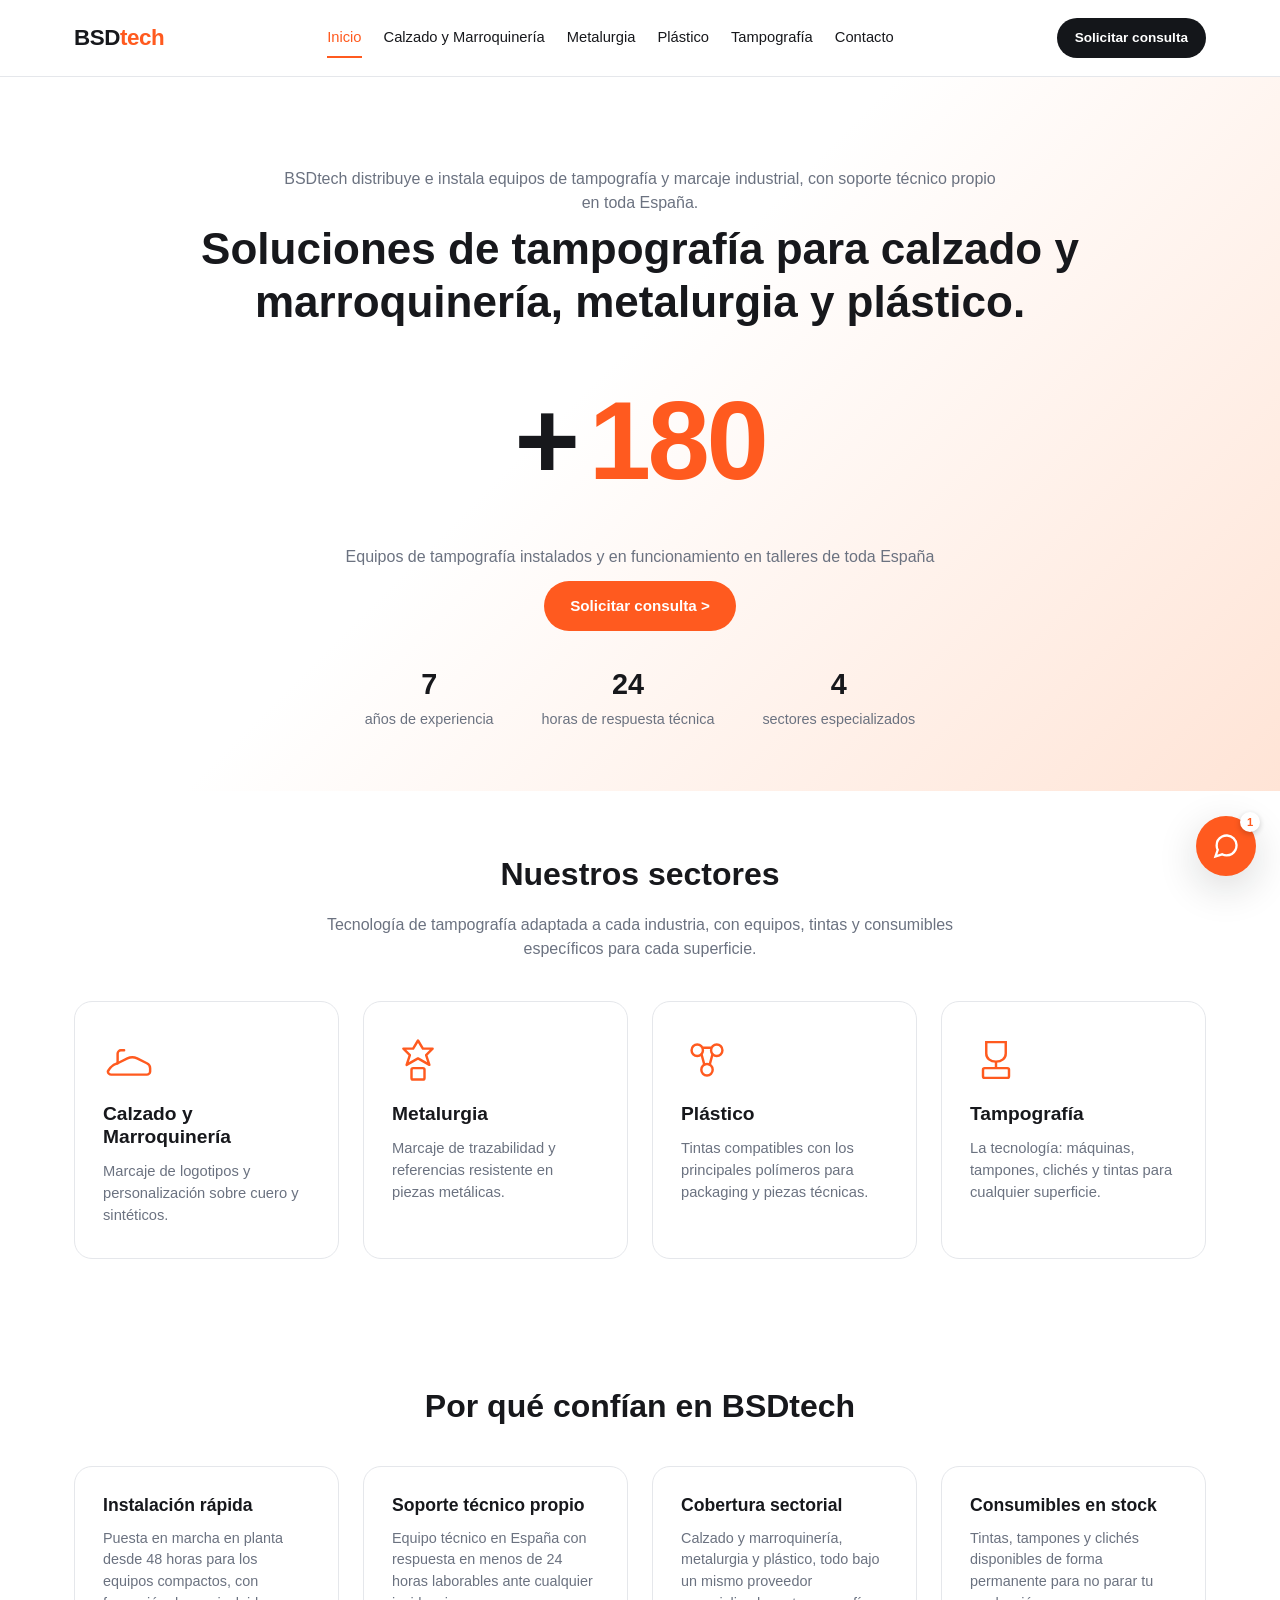
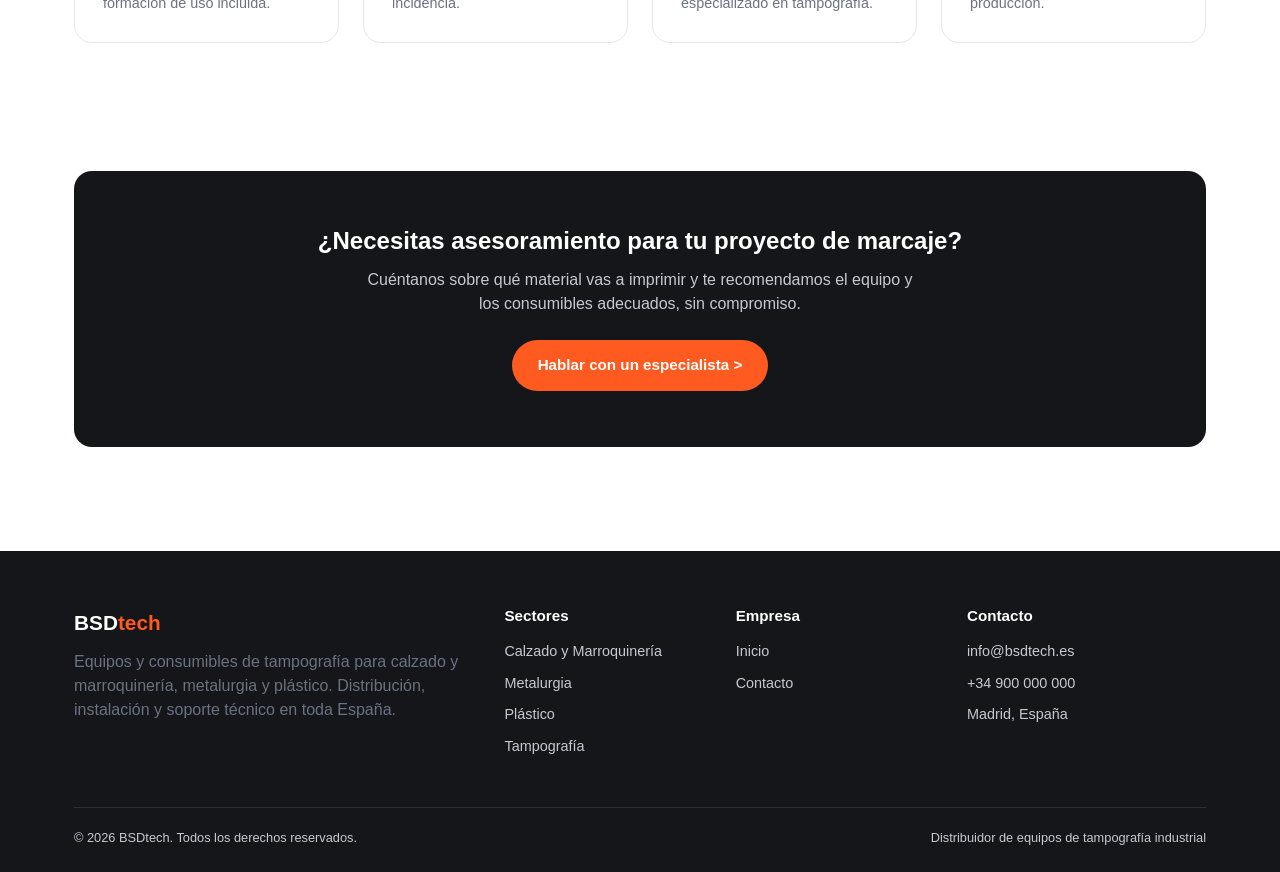
<file: index.html>
<!DOCTYPE html>
<html lang="es">
<head>
  <meta charset="UTF-8" />
  <meta name="viewport" content="width=device-width, initial-scale=1.0" />
  <title>BSDtech — Tampografía y marcaje industrial</title>
  <meta name="description" content="BSDtech distribuye e instala equipos de tampografía y marcaje industrial para calzado y marroquinería, metalurgia y plástico, con soporte técnico propio en España." />
  <link rel="icon" href="assets/favicon.svg" type="image/svg+xml" />
  <link rel="stylesheet" href="css/style.css" />
</head>
<body>

  <header class="site-header">
    <div class="container">
      <a class="logo" href="index.html">BSD<span>tech</span></a>
      <nav class="nav-menu">
        <a href="index.html" data-page="index.html">Inicio</a>
        <a href="calzado-marroquineria.html" data-page="calzado-marroquineria.html">Calzado y Marroquinería</a>
        <a href="metalurgia.html" data-page="metalurgia.html">Metalurgia</a>
        <a href="plastico.html" data-page="plastico.html">Plástico</a>
        <a href="tampografia.html" data-page="tampografia.html">Tampografía</a>
        <a href="contacto.html" data-page="contacto.html">Contacto</a>
      </nav>
      <div class="header-actions">
        <a class="btn btn-dark btn-small" href="contacto.html">Solicitar consulta</a>
        <button class="nav-toggle" aria-label="Abrir menú" aria-expanded="false">
          <span></span><span></span><span></span>
        </button>
      </div>
    </div>
  </header>

  <main>
    <section class="hero">
      <div class="container">
        <p class="hero-eyebrow">BSDtech distribuye e instala equipos de tampografía y marcaje industrial, con soporte técnico propio en toda España.</p>
        <h1>Soluciones de tampografía para calzado y marroquinería, metalurgia y plástico.</h1>
        <div class="hero-stats" aria-hidden="true">
          <span class="stat-no">+</span><span class="stat-num" data-counter="180">0</span>
        </div>
        <p>Equipos de tampografía instalados y en funcionamiento en talleres de toda España</p>
        <a class="btn btn-primary" href="contacto.html">Solicitar consulta &gt;</a>
        <div class="hero-substats">
          <div><strong data-counter="7">0</strong><span>años de experiencia</span></div>
          <div><strong data-counter="24">0</strong><span>horas de respuesta técnica</span></div>
          <div><strong data-counter="4">0</strong><span>sectores especializados</span></div>
        </div>
      </div>
    </section>

    <section>
      <div class="container">
        <h2 class="section-title">Nuestros sectores</h2>
        <p class="section-lead">Tecnología de tampografía adaptada a cada industria, con equipos, tintas y consumibles específicos para cada superficie.</p>
        <div class="sector-grid">
          <a class="sector-card" href="calzado-marroquineria.html">
            <svg class="sector-card-icon" viewBox="0 0 64 64" fill="none" xmlns="http://www.w3.org/2000/svg">
              <path d="M6 46 C6 46 10 38 18 36 L30 30 C34 28 38 28 42 30 L54 36 C56 37 58 39 58 42 V46 C58 48 56 50 54 50 H10 C8 50 6 48 6 46 Z" stroke="currentColor" stroke-width="3" stroke-linejoin="round"/>
              <path d="M18 36 V24 C18 22 20 20 22 20 H26" stroke="currentColor" stroke-width="3" stroke-linecap="round"/>
            </svg>
            <h3>Calzado y Marroquinería</h3>
            <p>Marcaje de logotipos y personalización sobre cuero y sintéticos.</p>
          </a>
          <a class="sector-card" href="metalurgia.html">
            <svg class="sector-card-icon" viewBox="0 0 64 64" fill="none" xmlns="http://www.w3.org/2000/svg">
              <path d="M32 8 L38 18 H50 L42 26 L46 38 L32 30 L18 38 L22 26 L14 18 H26 Z" stroke="currentColor" stroke-width="3" stroke-linejoin="round"/>
              <rect x="24" y="42" width="16" height="14" rx="2" stroke="currentColor" stroke-width="3"/>
            </svg>
            <h3>Metalurgia</h3>
            <p>Marcaje de trazabilidad y referencias resistente en piezas metálicas.</p>
          </a>
          <a class="sector-card" href="plastico.html">
            <svg class="sector-card-icon" viewBox="0 0 64 64" fill="none" xmlns="http://www.w3.org/2000/svg">
              <circle cx="20" cy="20" r="7" stroke="currentColor" stroke-width="3"/>
              <circle cx="44" cy="20" r="7" stroke="currentColor" stroke-width="3"/>
              <circle cx="32" cy="44" r="7" stroke="currentColor" stroke-width="3"/>
              <path d="M25 24 L29 39 M39 24 L35 39 M27 17 L37 17" stroke="currentColor" stroke-width="3"/>
            </svg>
            <h3>Plástico</h3>
            <p>Tintas compatibles con los principales polímeros para packaging y piezas técnicas.</p>
          </a>
          <a class="sector-card" href="tampografia.html">
            <svg class="sector-card-icon" viewBox="0 0 64 64" fill="none" xmlns="http://www.w3.org/2000/svg">
              <path d="M20 10 H44 V24 C44 30 39 34 32 34 C25 34 20 30 20 24 Z" stroke="currentColor" stroke-width="3"/>
              <rect x="16" y="42" width="32" height="12" rx="2" stroke="currentColor" stroke-width="3"/>
              <path d="M32 34 V42" stroke="currentColor" stroke-width="3"/>
            </svg>
            <h3>Tampografía</h3>
            <p>La tecnología: máquinas, tampones, clichés y tintas para cualquier superficie.</p>
          </a>
        </div>
      </div>
    </section>

    <section>
      <div class="container">
        <h2 class="section-title">Por qué confían en BSDtech</h2>
        <div class="feature-grid">
          <div class="feature-card">
            <h3>Instalación rápida</h3>
            <p>Puesta en marcha en planta desde 48 horas para los equipos compactos, con formación de uso incluida.</p>
          </div>
          <div class="feature-card">
            <h3>Soporte técnico propio</h3>
            <p>Equipo técnico en España con respuesta en menos de 24 horas laborables ante cualquier incidencia.</p>
          </div>
          <div class="feature-card">
            <h3>Cobertura sectorial</h3>
            <p>Calzado y marroquinería, metalurgia y plástico, todo bajo un mismo proveedor especializado en tampografía.</p>
          </div>
          <div class="feature-card">
            <h3>Consumibles en stock</h3>
            <p>Tintas, tampones y clichés disponibles de forma permanente para no parar tu producción.</p>
          </div>
        </div>
      </div>
    </section>

    <section>
      <div class="container">
        <div class="cta-banner">
          <h2>¿Necesitas asesoramiento para tu proyecto de marcaje?</h2>
          <p>Cuéntanos sobre qué material vas a imprimir y te recomendamos el equipo y los consumibles adecuados, sin compromiso.</p>
          <a class="btn btn-primary" href="contacto.html">Hablar con un especialista &gt;</a>
        </div>
      </div>
    </section>
  </main>

  <footer class="site-footer">
    <div class="container">
      <div class="footer-grid">
        <div>
          <div class="footer-logo">BSD<span>tech</span></div>
          <p>Equipos y consumibles de tampografía para calzado y marroquinería, metalurgia y plástico. Distribución, instalación y soporte técnico en toda España.</p>
        </div>
        <div>
          <h4>Sectores</h4>
          <ul>
            <li><a href="calzado-marroquineria.html">Calzado y Marroquinería</a></li>
            <li><a href="metalurgia.html">Metalurgia</a></li>
            <li><a href="plastico.html">Plástico</a></li>
            <li><a href="tampografia.html">Tampografía</a></li>
          </ul>
        </div>
        <div>
          <h4>Empresa</h4>
          <ul>
            <li><a href="index.html">Inicio</a></li>
            <li><a href="contacto.html">Contacto</a></li>
          </ul>
        </div>
        <div>
          <h4>Contacto</h4>
          <ul>
            <li>info@bsdtech.es</li>
            <li>+34 900 000 000</li>
            <li>Madrid, España</li>
          </ul>
        </div>
      </div>
      <div class="footer-bottom">
        <span>&copy; <span id="footer-year"></span> BSDtech. Todos los derechos reservados.</span>
        <span>Distribuidor de equipos de tampografía industrial</span>
      </div>
    </div>
  </footer>

  <div class="chat-widget" id="chat-widget">
    <button class="chat-bubble" aria-expanded="false" aria-label="Abrir chat">
      <svg viewBox="0 0 24 24" fill="none" stroke="currentColor" stroke-width="2"><path d="M21 11.5a8.38 8.38 0 0 1-.9 3.8 8.5 8.5 0 0 1-7.6 4.7 8.38 8.38 0 0 1-3.8-.9L3 21l1.9-5.7a8.38 8.38 0 0 1-.9-3.8 8.5 8.5 0 0 1 4.7-7.6 8.38 8.38 0 0 1 3.8-.9h.5a8.48 8.48 0 0 1 8 8v.5z"/></svg>
      <span class="chat-badge">1</span>
    </button>
    <div class="chat-panel">
      <div class="chat-panel-header">
        <div>
          <strong>BSDtech</strong>
          <span>¡Estamos a su disposición para ayudarle!</span>
        </div>
        <button class="chat-close" aria-label="Cerrar chat">&times;</button>
      </div>
      <div class="chat-messages">
        <div class="chat-msg chat-msg-bot">Hola, bienvenido a BSDtech. ¿En qué podemos ayudarte hoy?</div>
      </div>
      <div class="chat-quick-replies">
        <button class="chat-quick-reply">Precio</button>
        <button class="chat-quick-reply">Calzado</button>
        <button class="chat-quick-reply">Metalurgia</button>
      </div>
      <form class="chat-form">
        <input class="chat-input" type="text" placeholder="Escribe tu mensaje..." aria-label="Mensaje" />
        <button type="submit">Enviar</button>
      </form>
    </div>
  </div>

  <script src="js/main.js"></script>
</body>
</html>
</file>
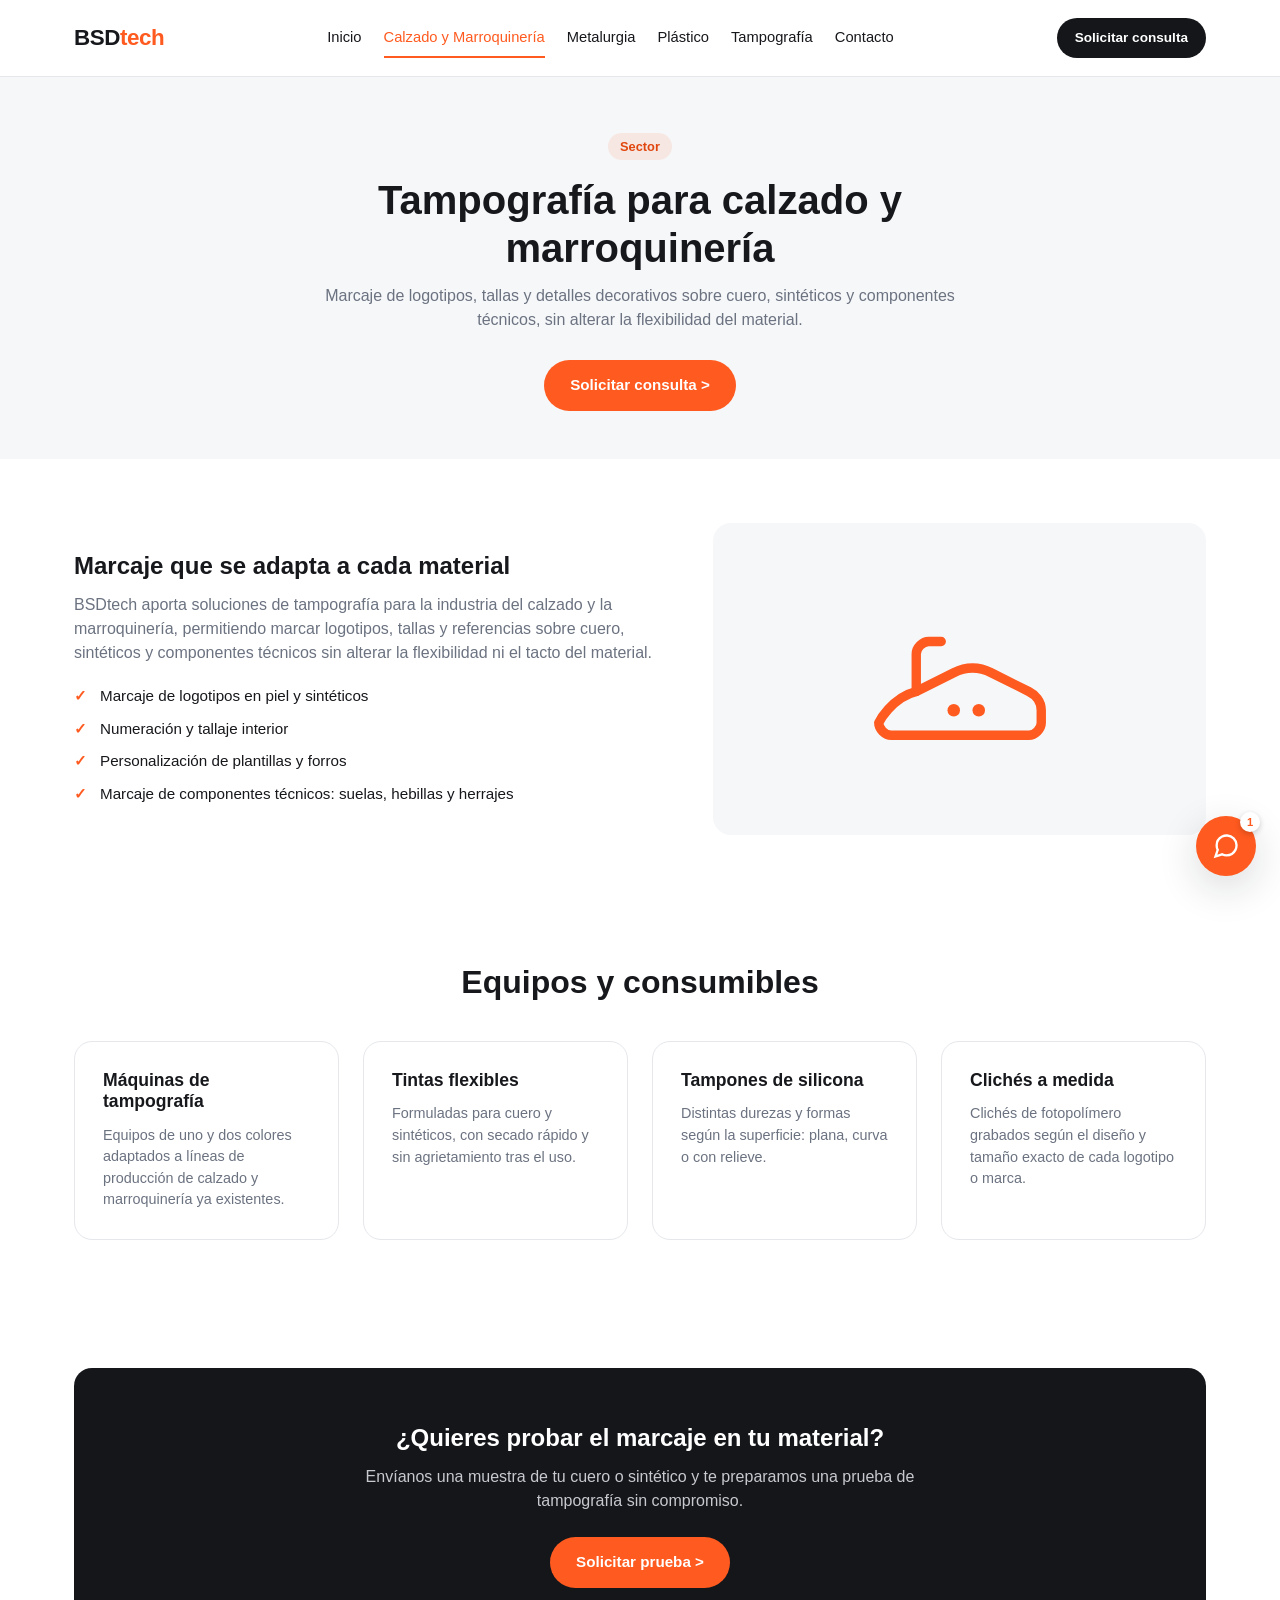
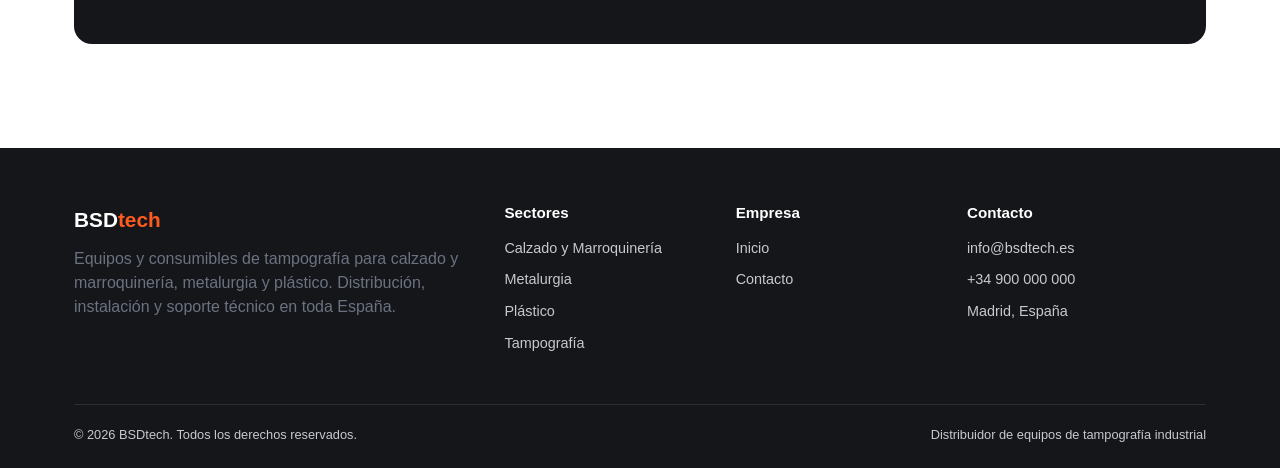
<file: calzado-marroquineria.html>
<!DOCTYPE html>
<html lang="es">
<head>
  <meta charset="UTF-8" />
  <meta name="viewport" content="width=device-width, initial-scale=1.0" />
  <title>Calzado y Marroquinería — BSDtech</title>
  <meta name="description" content="Soluciones de tampografía para calzado y marroquinería: marcaje de logotipos, tallas y personalización sobre cuero y sintéticos." />
  <link rel="icon" href="assets/favicon.svg" type="image/svg+xml" />
  <link rel="stylesheet" href="css/style.css" />
</head>
<body>

  <header class="site-header">
    <div class="container">
      <a class="logo" href="index.html">BSD<span>tech</span></a>
      <nav class="nav-menu">
        <a href="index.html" data-page="index.html">Inicio</a>
        <a href="calzado-marroquineria.html" data-page="calzado-marroquineria.html">Calzado y Marroquinería</a>
        <a href="metalurgia.html" data-page="metalurgia.html">Metalurgia</a>
        <a href="plastico.html" data-page="plastico.html">Plástico</a>
        <a href="tampografia.html" data-page="tampografia.html">Tampografía</a>
        <a href="contacto.html" data-page="contacto.html">Contacto</a>
      </nav>
      <div class="header-actions">
        <a class="btn btn-dark btn-small" href="contacto.html">Solicitar consulta</a>
        <button class="nav-toggle" aria-label="Abrir menú" aria-expanded="false">
          <span></span><span></span><span></span>
        </button>
      </div>
    </div>
  </header>

  <main>

    <section class="page-header">
      <div class="container">
        <span class="tag">Sector</span>
        <h1>Tampografía para calzado y marroquinería</h1>
        <p class="lead">Marcaje de logotipos, tallas y detalles decorativos sobre cuero, sintéticos y componentes técnicos, sin alterar la flexibilidad del material.</p>
        <a class="btn btn-primary" href="contacto.html?sector=calzado-marroquineria">Solicitar consulta &gt;</a>
      </div>
    </section>

    <section>
      <div class="container sector-intro">
        <div class="sector-intro-text">
          <h2>Marcaje que se adapta a cada material</h2>
          <p>BSDtech aporta soluciones de tampografía para la industria del calzado y la marroquinería, permitiendo marcar logotipos, tallas y referencias sobre cuero, sintéticos y componentes técnicos sin alterar la flexibilidad ni el tacto del material.</p>
          <ul>
            <li>Marcaje de logotipos en piel y sintéticos</li>
            <li>Numeración y tallaje interior</li>
            <li>Personalización de plantillas y forros</li>
            <li>Marcaje de componentes técnicos: suelas, hebillas y herrajes</li>
          </ul>
        </div>
        <div class="sector-intro-visual">
          <svg class="sector-icon" viewBox="0 0 64 64" fill="none" xmlns="http://www.w3.org/2000/svg">
            <path d="M6 46 C6 46 10 38 18 36 L30 30 C34 28 38 28 42 30 L54 36 C56 37 58 39 58 42 V46 C58 48 56 50 54 50 H10 C8 50 6 48 6 46 Z" stroke="currentColor" stroke-width="3" stroke-linejoin="round"/>
            <path d="M18 36 V24 C18 22 20 20 22 20 H26" stroke="currentColor" stroke-width="3" stroke-linecap="round"/>
            <circle cx="30" cy="42" r="2" fill="currentColor"/>
            <circle cx="38" cy="42" r="2" fill="currentColor"/>
          </svg>
        </div>
      </div>
    </section>

    <section>
      <div class="container">
        <h2 class="section-title">Equipos y consumibles</h2>
        <div class="feature-grid">
          <div class="feature-card">
            <h3>Máquinas de tampografía</h3>
            <p>Equipos de uno y dos colores adaptados a líneas de producción de calzado y marroquinería ya existentes.</p>
          </div>
          <div class="feature-card">
            <h3>Tintas flexibles</h3>
            <p>Formuladas para cuero y sintéticos, con secado rápido y sin agrietamiento tras el uso.</p>
          </div>
          <div class="feature-card">
            <h3>Tampones de silicona</h3>
            <p>Distintas durezas y formas según la superficie: plana, curva o con relieve.</p>
          </div>
          <div class="feature-card">
            <h3>Clichés a medida</h3>
            <p>Clichés de fotopolímero grabados según el diseño y tamaño exacto de cada logotipo o marca.</p>
          </div>
        </div>
      </div>
    </section>

    <section>
      <div class="container">
        <div class="cta-banner">
          <h2>¿Quieres probar el marcaje en tu material?</h2>
          <p>Envíanos una muestra de tu cuero o sintético y te preparamos una prueba de tampografía sin compromiso.</p>
          <a class="btn btn-primary" href="contacto.html?sector=calzado-marroquineria">Solicitar prueba &gt;</a>
        </div>
      </div>
    </section>

  </main>

  <footer class="site-footer">
    <div class="container">
      <div class="footer-grid">
        <div>
          <div class="footer-logo">BSD<span>tech</span></div>
          <p>Equipos y consumibles de tampografía para calzado y marroquinería, metalurgia y plástico. Distribución, instalación y soporte técnico en toda España.</p>
        </div>
        <div>
          <h4>Sectores</h4>
          <ul>
            <li><a href="calzado-marroquineria.html">Calzado y Marroquinería</a></li>
            <li><a href="metalurgia.html">Metalurgia</a></li>
            <li><a href="plastico.html">Plástico</a></li>
            <li><a href="tampografia.html">Tampografía</a></li>
          </ul>
        </div>
        <div>
          <h4>Empresa</h4>
          <ul>
            <li><a href="index.html">Inicio</a></li>
            <li><a href="contacto.html">Contacto</a></li>
          </ul>
        </div>
        <div>
          <h4>Contacto</h4>
          <ul>
            <li>info@bsdtech.es</li>
            <li>+34 900 000 000</li>
            <li>Madrid, España</li>
          </ul>
        </div>
      </div>
      <div class="footer-bottom">
        <span>&copy; <span id="footer-year"></span> BSDtech. Todos los derechos reservados.</span>
        <span>Distribuidor de equipos de tampografía industrial</span>
      </div>
    </div>
  </footer>

  <div class="chat-widget" id="chat-widget">
    <button class="chat-bubble" aria-expanded="false" aria-label="Abrir chat">
      <svg viewBox="0 0 24 24" fill="none" stroke="currentColor" stroke-width="2"><path d="M21 11.5a8.38 8.38 0 0 1-.9 3.8 8.5 8.5 0 0 1-7.6 4.7 8.38 8.38 0 0 1-3.8-.9L3 21l1.9-5.7a8.38 8.38 0 0 1-.9-3.8 8.5 8.5 0 0 1 4.7-7.6 8.38 8.38 0 0 1 3.8-.9h.5a8.48 8.48 0 0 1 8 8v.5z"/></svg>
      <span class="chat-badge">1</span>
    </button>
    <div class="chat-panel">
      <div class="chat-panel-header">
        <div>
          <strong>BSDtech</strong>
          <span>¡Estamos a su disposición para ayudarle!</span>
        </div>
        <button class="chat-close" aria-label="Cerrar chat">&times;</button>
      </div>
      <div class="chat-messages">
        <div class="chat-msg chat-msg-bot">Hola, bienvenido a BSDtech. ¿En qué podemos ayudarte hoy?</div>
      </div>
      <div class="chat-quick-replies">
        <button class="chat-quick-reply">Precio</button>
        <button class="chat-quick-reply">Calzado</button>
        <button class="chat-quick-reply">Tampografía</button>
      </div>
      <form class="chat-form">
        <input class="chat-input" type="text" placeholder="Escribe tu mensaje..." aria-label="Mensaje" />
        <button type="submit">Enviar</button>
      </form>
    </div>
  </div>

  <script src="js/main.js"></script>
</body>
</html>
</file>
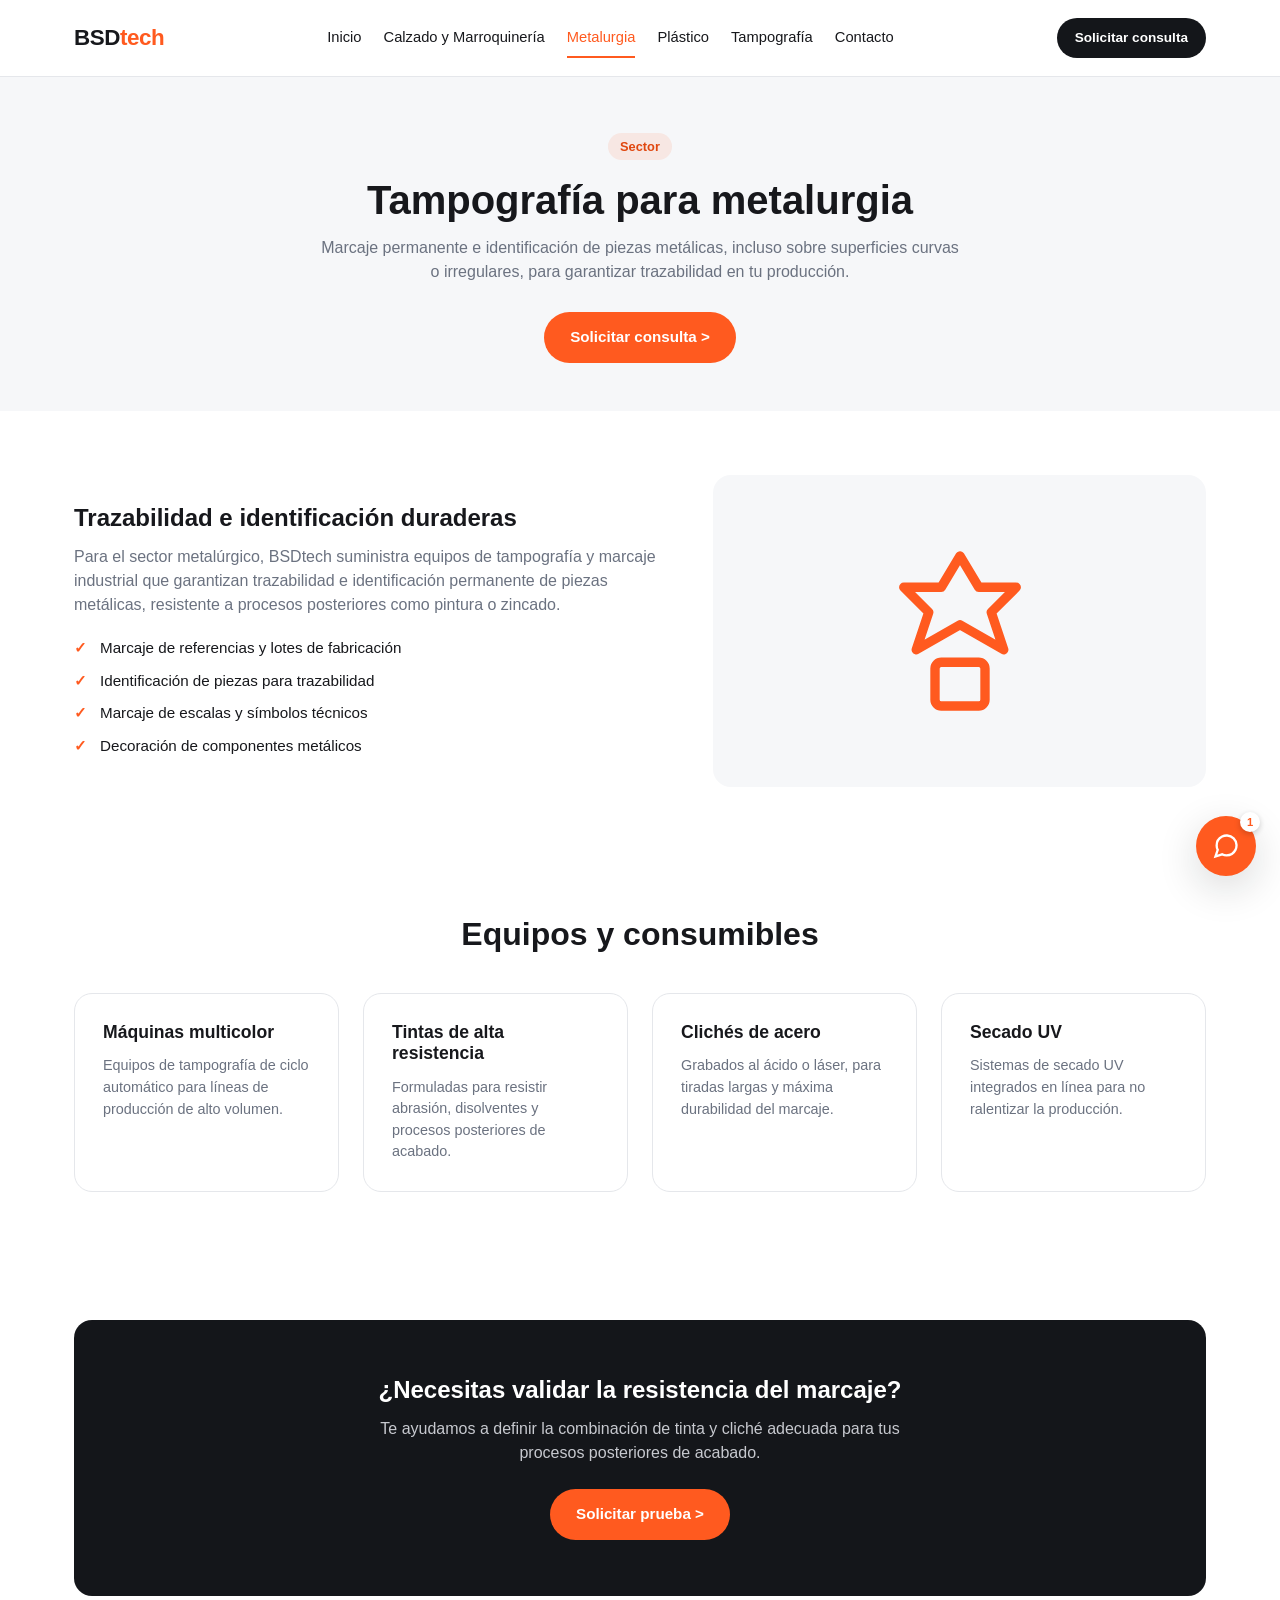
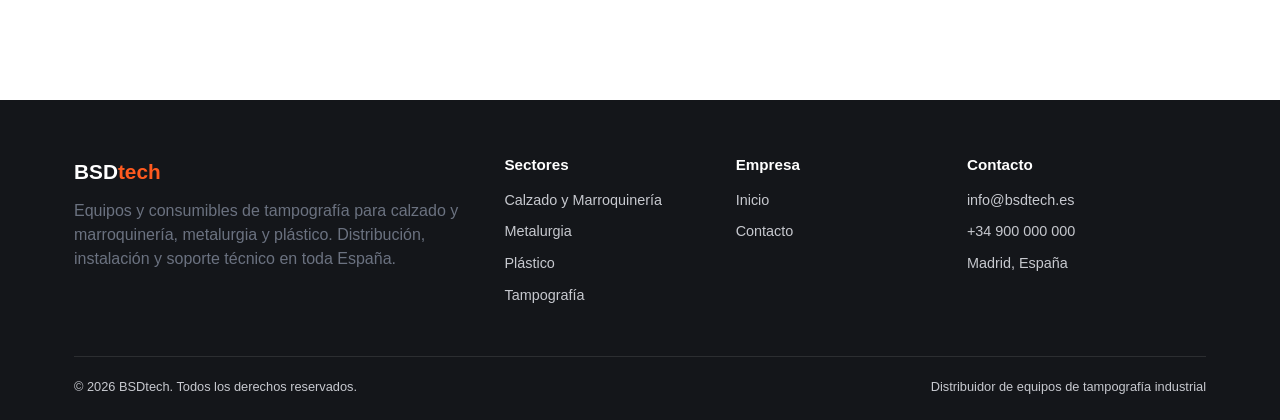
<file: metalurgia.html>
<!DOCTYPE html>
<html lang="es">
<head>
  <meta charset="UTF-8" />
  <meta name="viewport" content="width=device-width, initial-scale=1.0" />
  <title>Metalurgia — BSDtech</title>
  <meta name="description" content="Soluciones de tampografía para metalurgia: marcaje de trazabilidad, referencias y símbolos técnicos resistentes sobre piezas metálicas." />
  <link rel="icon" href="assets/favicon.svg" type="image/svg+xml" />
  <link rel="stylesheet" href="css/style.css" />
</head>
<body>

  <header class="site-header">
    <div class="container">
      <a class="logo" href="index.html">BSD<span>tech</span></a>
      <nav class="nav-menu">
        <a href="index.html" data-page="index.html">Inicio</a>
        <a href="calzado-marroquineria.html" data-page="calzado-marroquineria.html">Calzado y Marroquinería</a>
        <a href="metalurgia.html" data-page="metalurgia.html">Metalurgia</a>
        <a href="plastico.html" data-page="plastico.html">Plástico</a>
        <a href="tampografia.html" data-page="tampografia.html">Tampografía</a>
        <a href="contacto.html" data-page="contacto.html">Contacto</a>
      </nav>
      <div class="header-actions">
        <a class="btn btn-dark btn-small" href="contacto.html">Solicitar consulta</a>
        <button class="nav-toggle" aria-label="Abrir menú" aria-expanded="false">
          <span></span><span></span><span></span>
        </button>
      </div>
    </div>
  </header>

  <main>

    <section class="page-header">
      <div class="container">
        <span class="tag">Sector</span>
        <h1>Tampografía para metalurgia</h1>
        <p class="lead">Marcaje permanente e identificación de piezas metálicas, incluso sobre superficies curvas o irregulares, para garantizar trazabilidad en tu producción.</p>
        <a class="btn btn-primary" href="contacto.html?sector=metalurgia">Solicitar consulta &gt;</a>
      </div>
    </section>

    <section>
      <div class="container sector-intro">
        <div class="sector-intro-text">
          <h2>Trazabilidad e identificación duraderas</h2>
          <p>Para el sector metalúrgico, BSDtech suministra equipos de tampografía y marcaje industrial que garantizan trazabilidad e identificación permanente de piezas metálicas, resistente a procesos posteriores como pintura o zincado.</p>
          <ul>
            <li>Marcaje de referencias y lotes de fabricación</li>
            <li>Identificación de piezas para trazabilidad</li>
            <li>Marcaje de escalas y símbolos técnicos</li>
            <li>Decoración de componentes metálicos</li>
          </ul>
        </div>
        <div class="sector-intro-visual">
          <svg class="sector-icon" viewBox="0 0 64 64" fill="none" xmlns="http://www.w3.org/2000/svg">
            <path d="M32 8 L38 18 H50 L42 26 L46 38 L32 30 L18 38 L22 26 L14 18 H26 Z" stroke="currentColor" stroke-width="3" stroke-linejoin="round"/>
            <rect x="24" y="42" width="16" height="14" rx="2" stroke="currentColor" stroke-width="3"/>
          </svg>
        </div>
      </div>
    </section>

    <section>
      <div class="container">
        <h2 class="section-title">Equipos y consumibles</h2>
        <div class="feature-grid">
          <div class="feature-card">
            <h3>Máquinas multicolor</h3>
            <p>Equipos de tampografía de ciclo automático para líneas de producción de alto volumen.</p>
          </div>
          <div class="feature-card">
            <h3>Tintas de alta resistencia</h3>
            <p>Formuladas para resistir abrasión, disolventes y procesos posteriores de acabado.</p>
          </div>
          <div class="feature-card">
            <h3>Clichés de acero</h3>
            <p>Grabados al ácido o láser, para tiradas largas y máxima durabilidad del marcaje.</p>
          </div>
          <div class="feature-card">
            <h3>Secado UV</h3>
            <p>Sistemas de secado UV integrados en línea para no ralentizar la producción.</p>
          </div>
        </div>
      </div>
    </section>

    <section>
      <div class="container">
        <div class="cta-banner">
          <h2>¿Necesitas validar la resistencia del marcaje?</h2>
          <p>Te ayudamos a definir la combinación de tinta y cliché adecuada para tus procesos posteriores de acabado.</p>
          <a class="btn btn-primary" href="contacto.html?sector=metalurgia">Solicitar prueba &gt;</a>
        </div>
      </div>
    </section>

  </main>

  <footer class="site-footer">
    <div class="container">
      <div class="footer-grid">
        <div>
          <div class="footer-logo">BSD<span>tech</span></div>
          <p>Equipos y consumibles de tampografía para calzado y marroquinería, metalurgia y plástico. Distribución, instalación y soporte técnico en toda España.</p>
        </div>
        <div>
          <h4>Sectores</h4>
          <ul>
            <li><a href="calzado-marroquineria.html">Calzado y Marroquinería</a></li>
            <li><a href="metalurgia.html">Metalurgia</a></li>
            <li><a href="plastico.html">Plástico</a></li>
            <li><a href="tampografia.html">Tampografía</a></li>
          </ul>
        </div>
        <div>
          <h4>Empresa</h4>
          <ul>
            <li><a href="index.html">Inicio</a></li>
            <li><a href="contacto.html">Contacto</a></li>
          </ul>
        </div>
        <div>
          <h4>Contacto</h4>
          <ul>
            <li>info@bsdtech.es</li>
            <li>+34 900 000 000</li>
            <li>Madrid, España</li>
          </ul>
        </div>
      </div>
      <div class="footer-bottom">
        <span>&copy; <span id="footer-year"></span> BSDtech. Todos los derechos reservados.</span>
        <span>Distribuidor de equipos de tampografía industrial</span>
      </div>
    </div>
  </footer>

  <div class="chat-widget" id="chat-widget">
    <button class="chat-bubble" aria-expanded="false" aria-label="Abrir chat">
      <svg viewBox="0 0 24 24" fill="none" stroke="currentColor" stroke-width="2"><path d="M21 11.5a8.38 8.38 0 0 1-.9 3.8 8.5 8.5 0 0 1-7.6 4.7 8.38 8.38 0 0 1-3.8-.9L3 21l1.9-5.7a8.38 8.38 0 0 1-.9-3.8 8.5 8.5 0 0 1 4.7-7.6 8.38 8.38 0 0 1 3.8-.9h.5a8.48 8.48 0 0 1 8 8v.5z"/></svg>
      <span class="chat-badge">1</span>
    </button>
    <div class="chat-panel">
      <div class="chat-panel-header">
        <div>
          <strong>BSDtech</strong>
          <span>¡Estamos a su disposición para ayudarle!</span>
        </div>
        <button class="chat-close" aria-label="Cerrar chat">&times;</button>
      </div>
      <div class="chat-messages">
        <div class="chat-msg chat-msg-bot">Hola, bienvenido a BSDtech. ¿En qué podemos ayudarte hoy?</div>
      </div>
      <div class="chat-quick-replies">
        <button class="chat-quick-reply">Precio</button>
        <button class="chat-quick-reply">Metalurgia</button>
        <button class="chat-quick-reply">Tampografía</button>
      </div>
      <form class="chat-form">
        <input class="chat-input" type="text" placeholder="Escribe tu mensaje..." aria-label="Mensaje" />
        <button type="submit">Enviar</button>
      </form>
    </div>
  </div>

  <script src="js/main.js"></script>
</body>
</html>
</file>
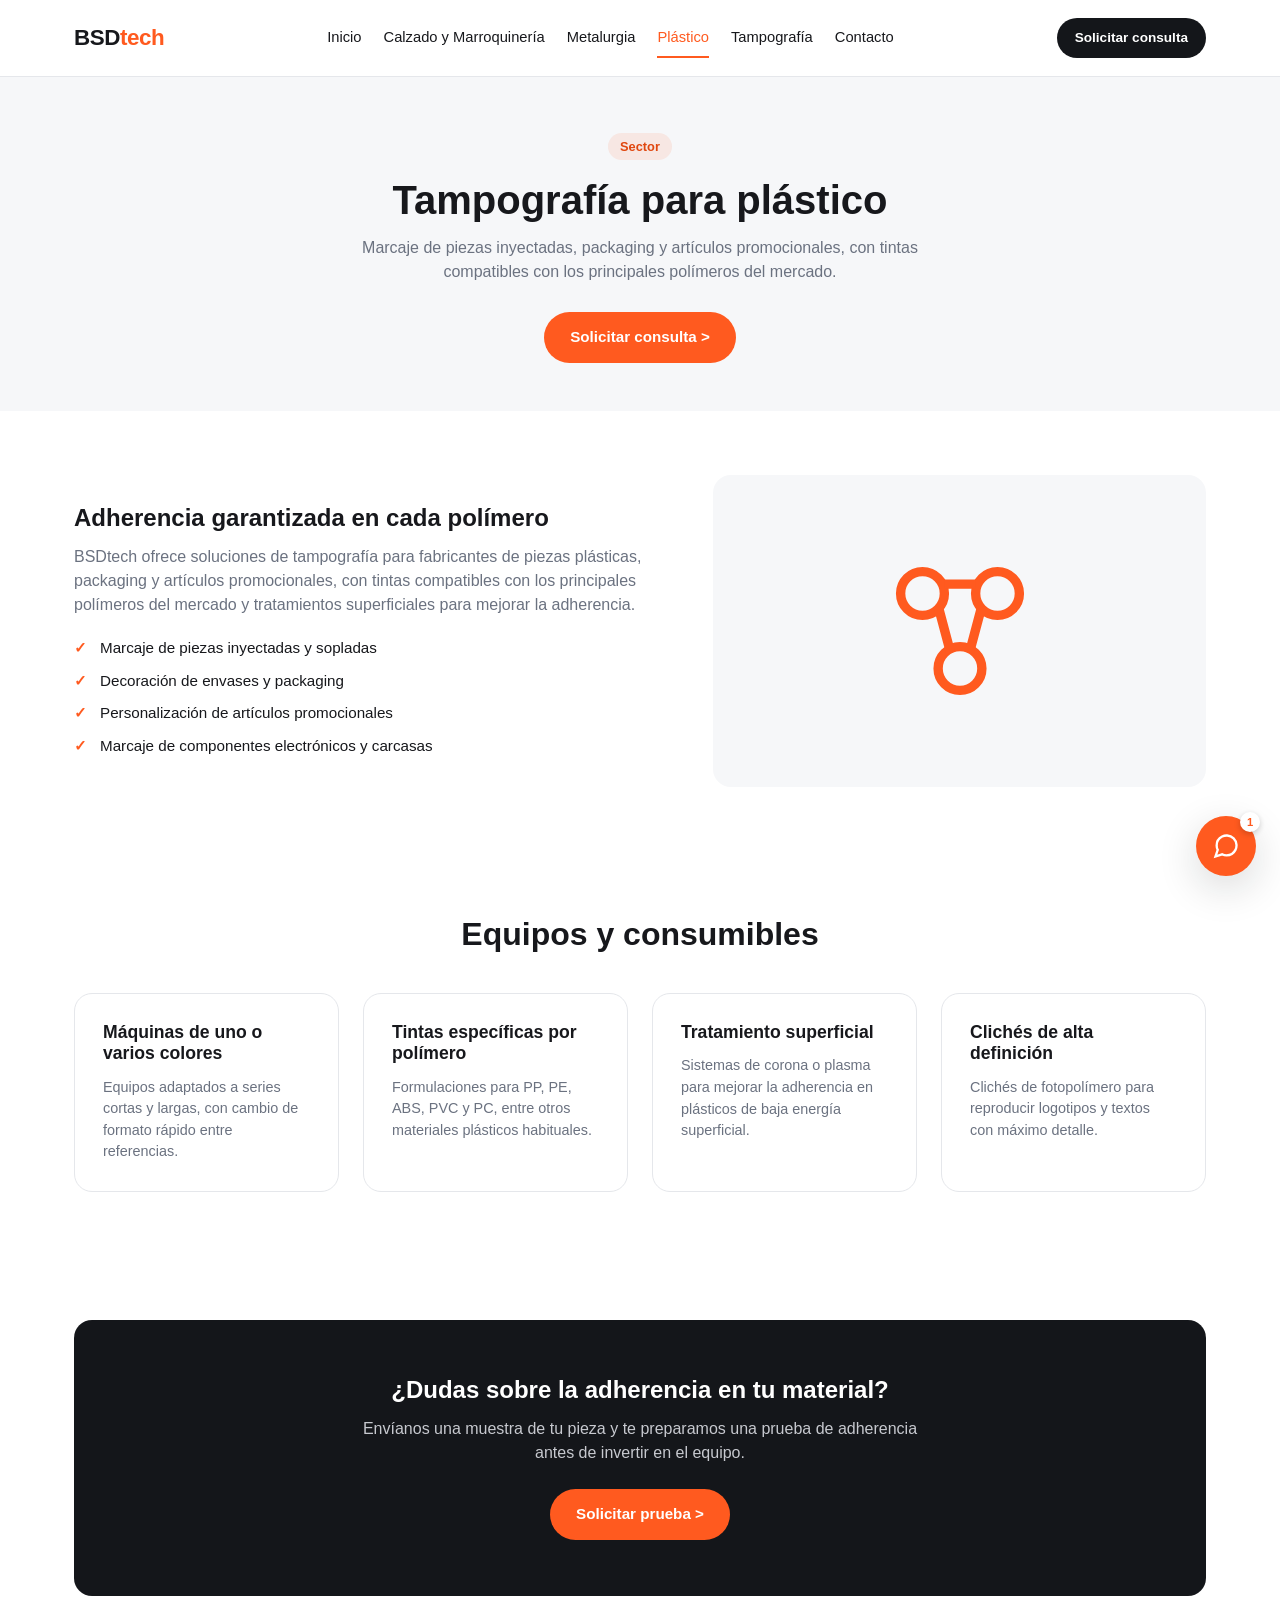
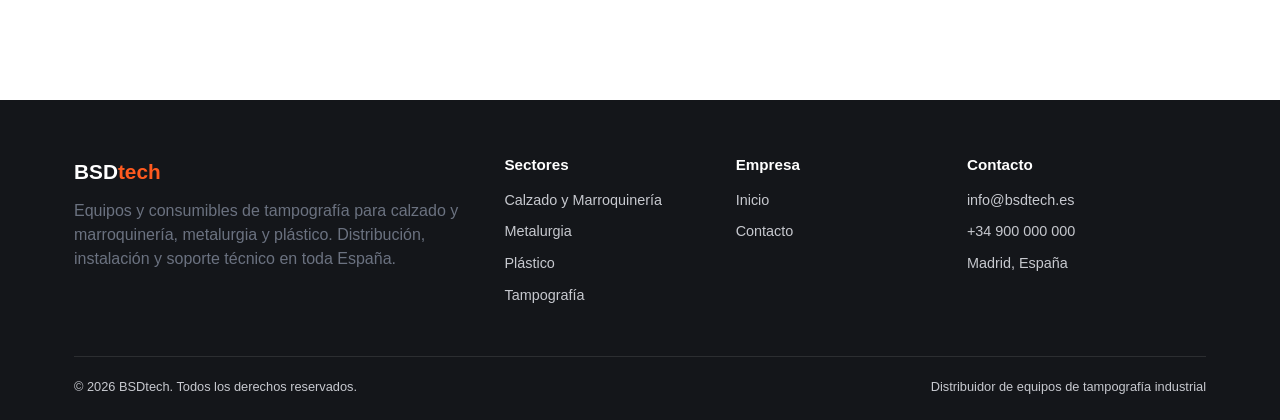
<file: plastico.html>
<!DOCTYPE html>
<html lang="es">
<head>
  <meta charset="UTF-8" />
  <meta name="viewport" content="width=device-width, initial-scale=1.0" />
  <title>Plástico — BSDtech</title>
  <meta name="description" content="Soluciones de tampografía para plástico: marcaje de piezas inyectadas, packaging y artículos promocionales con tintas compatibles con los principales polímeros." />
  <link rel="icon" href="assets/favicon.svg" type="image/svg+xml" />
  <link rel="stylesheet" href="css/style.css" />
</head>
<body>

  <header class="site-header">
    <div class="container">
      <a class="logo" href="index.html">BSD<span>tech</span></a>
      <nav class="nav-menu">
        <a href="index.html" data-page="index.html">Inicio</a>
        <a href="calzado-marroquineria.html" data-page="calzado-marroquineria.html">Calzado y Marroquinería</a>
        <a href="metalurgia.html" data-page="metalurgia.html">Metalurgia</a>
        <a href="plastico.html" data-page="plastico.html">Plástico</a>
        <a href="tampografia.html" data-page="tampografia.html">Tampografía</a>
        <a href="contacto.html" data-page="contacto.html">Contacto</a>
      </nav>
      <div class="header-actions">
        <a class="btn btn-dark btn-small" href="contacto.html">Solicitar consulta</a>
        <button class="nav-toggle" aria-label="Abrir menú" aria-expanded="false">
          <span></span><span></span><span></span>
        </button>
      </div>
    </div>
  </header>

  <main>

    <section class="page-header">
      <div class="container">
        <span class="tag">Sector</span>
        <h1>Tampografía para plástico</h1>
        <p class="lead">Marcaje de piezas inyectadas, packaging y artículos promocionales, con tintas compatibles con los principales polímeros del mercado.</p>
        <a class="btn btn-primary" href="contacto.html?sector=plastico">Solicitar consulta &gt;</a>
      </div>
    </section>

    <section>
      <div class="container sector-intro">
        <div class="sector-intro-text">
          <h2>Adherencia garantizada en cada polímero</h2>
          <p>BSDtech ofrece soluciones de tampografía para fabricantes de piezas plásticas, packaging y artículos promocionales, con tintas compatibles con los principales polímeros del mercado y tratamientos superficiales para mejorar la adherencia.</p>
          <ul>
            <li>Marcaje de piezas inyectadas y sopladas</li>
            <li>Decoración de envases y packaging</li>
            <li>Personalización de artículos promocionales</li>
            <li>Marcaje de componentes electrónicos y carcasas</li>
          </ul>
        </div>
        <div class="sector-intro-visual">
          <svg class="sector-icon" viewBox="0 0 64 64" fill="none" xmlns="http://www.w3.org/2000/svg">
            <circle cx="20" cy="20" r="7" stroke="currentColor" stroke-width="3"/>
            <circle cx="44" cy="20" r="7" stroke="currentColor" stroke-width="3"/>
            <circle cx="32" cy="44" r="7" stroke="currentColor" stroke-width="3"/>
            <path d="M25 24 L29 39 M39 24 L35 39 M27 17 L37 17" stroke="currentColor" stroke-width="3"/>
          </svg>
        </div>
      </div>
    </section>

    <section>
      <div class="container">
        <h2 class="section-title">Equipos y consumibles</h2>
        <div class="feature-grid">
          <div class="feature-card">
            <h3>Máquinas de uno o varios colores</h3>
            <p>Equipos adaptados a series cortas y largas, con cambio de formato rápido entre referencias.</p>
          </div>
          <div class="feature-card">
            <h3>Tintas específicas por polímero</h3>
            <p>Formulaciones para PP, PE, ABS, PVC y PC, entre otros materiales plásticos habituales.</p>
          </div>
          <div class="feature-card">
            <h3>Tratamiento superficial</h3>
            <p>Sistemas de corona o plasma para mejorar la adherencia en plásticos de baja energía superficial.</p>
          </div>
          <div class="feature-card">
            <h3>Clichés de alta definición</h3>
            <p>Clichés de fotopolímero para reproducir logotipos y textos con máximo detalle.</p>
          </div>
        </div>
      </div>
    </section>

    <section>
      <div class="container">
        <div class="cta-banner">
          <h2>¿Dudas sobre la adherencia en tu material?</h2>
          <p>Envíanos una muestra de tu pieza y te preparamos una prueba de adherencia antes de invertir en el equipo.</p>
          <a class="btn btn-primary" href="contacto.html?sector=plastico">Solicitar prueba &gt;</a>
        </div>
      </div>
    </section>

  </main>

  <footer class="site-footer">
    <div class="container">
      <div class="footer-grid">
        <div>
          <div class="footer-logo">BSD<span>tech</span></div>
          <p>Equipos y consumibles de tampografía para calzado y marroquinería, metalurgia y plástico. Distribución, instalación y soporte técnico en toda España.</p>
        </div>
        <div>
          <h4>Sectores</h4>
          <ul>
            <li><a href="calzado-marroquineria.html">Calzado y Marroquinería</a></li>
            <li><a href="metalurgia.html">Metalurgia</a></li>
            <li><a href="plastico.html">Plástico</a></li>
            <li><a href="tampografia.html">Tampografía</a></li>
          </ul>
        </div>
        <div>
          <h4>Empresa</h4>
          <ul>
            <li><a href="index.html">Inicio</a></li>
            <li><a href="contacto.html">Contacto</a></li>
          </ul>
        </div>
        <div>
          <h4>Contacto</h4>
          <ul>
            <li>info@bsdtech.es</li>
            <li>+34 900 000 000</li>
            <li>Madrid, España</li>
          </ul>
        </div>
      </div>
      <div class="footer-bottom">
        <span>&copy; <span id="footer-year"></span> BSDtech. Todos los derechos reservados.</span>
        <span>Distribuidor de equipos de tampografía industrial</span>
      </div>
    </div>
  </footer>

  <div class="chat-widget" id="chat-widget">
    <button class="chat-bubble" aria-expanded="false" aria-label="Abrir chat">
      <svg viewBox="0 0 24 24" fill="none" stroke="currentColor" stroke-width="2"><path d="M21 11.5a8.38 8.38 0 0 1-.9 3.8 8.5 8.5 0 0 1-7.6 4.7 8.38 8.38 0 0 1-3.8-.9L3 21l1.9-5.7a8.38 8.38 0 0 1-.9-3.8 8.5 8.5 0 0 1 4.7-7.6 8.38 8.38 0 0 1 3.8-.9h.5a8.48 8.48 0 0 1 8 8v.5z"/></svg>
      <span class="chat-badge">1</span>
    </button>
    <div class="chat-panel">
      <div class="chat-panel-header">
        <div>
          <strong>BSDtech</strong>
          <span>¡Estamos a su disposición para ayudarle!</span>
        </div>
        <button class="chat-close" aria-label="Cerrar chat">&times;</button>
      </div>
      <div class="chat-messages">
        <div class="chat-msg chat-msg-bot">Hola, bienvenido a BSDtech. ¿En qué podemos ayudarte hoy?</div>
      </div>
      <div class="chat-quick-replies">
        <button class="chat-quick-reply">Precio</button>
        <button class="chat-quick-reply">Plástico</button>
        <button class="chat-quick-reply">Tampografía</button>
      </div>
      <form class="chat-form">
        <input class="chat-input" type="text" placeholder="Escribe tu mensaje..." aria-label="Mensaje" />
        <button type="submit">Enviar</button>
      </form>
    </div>
  </div>

  <script src="js/main.js"></script>
</body>
</html>
</file>
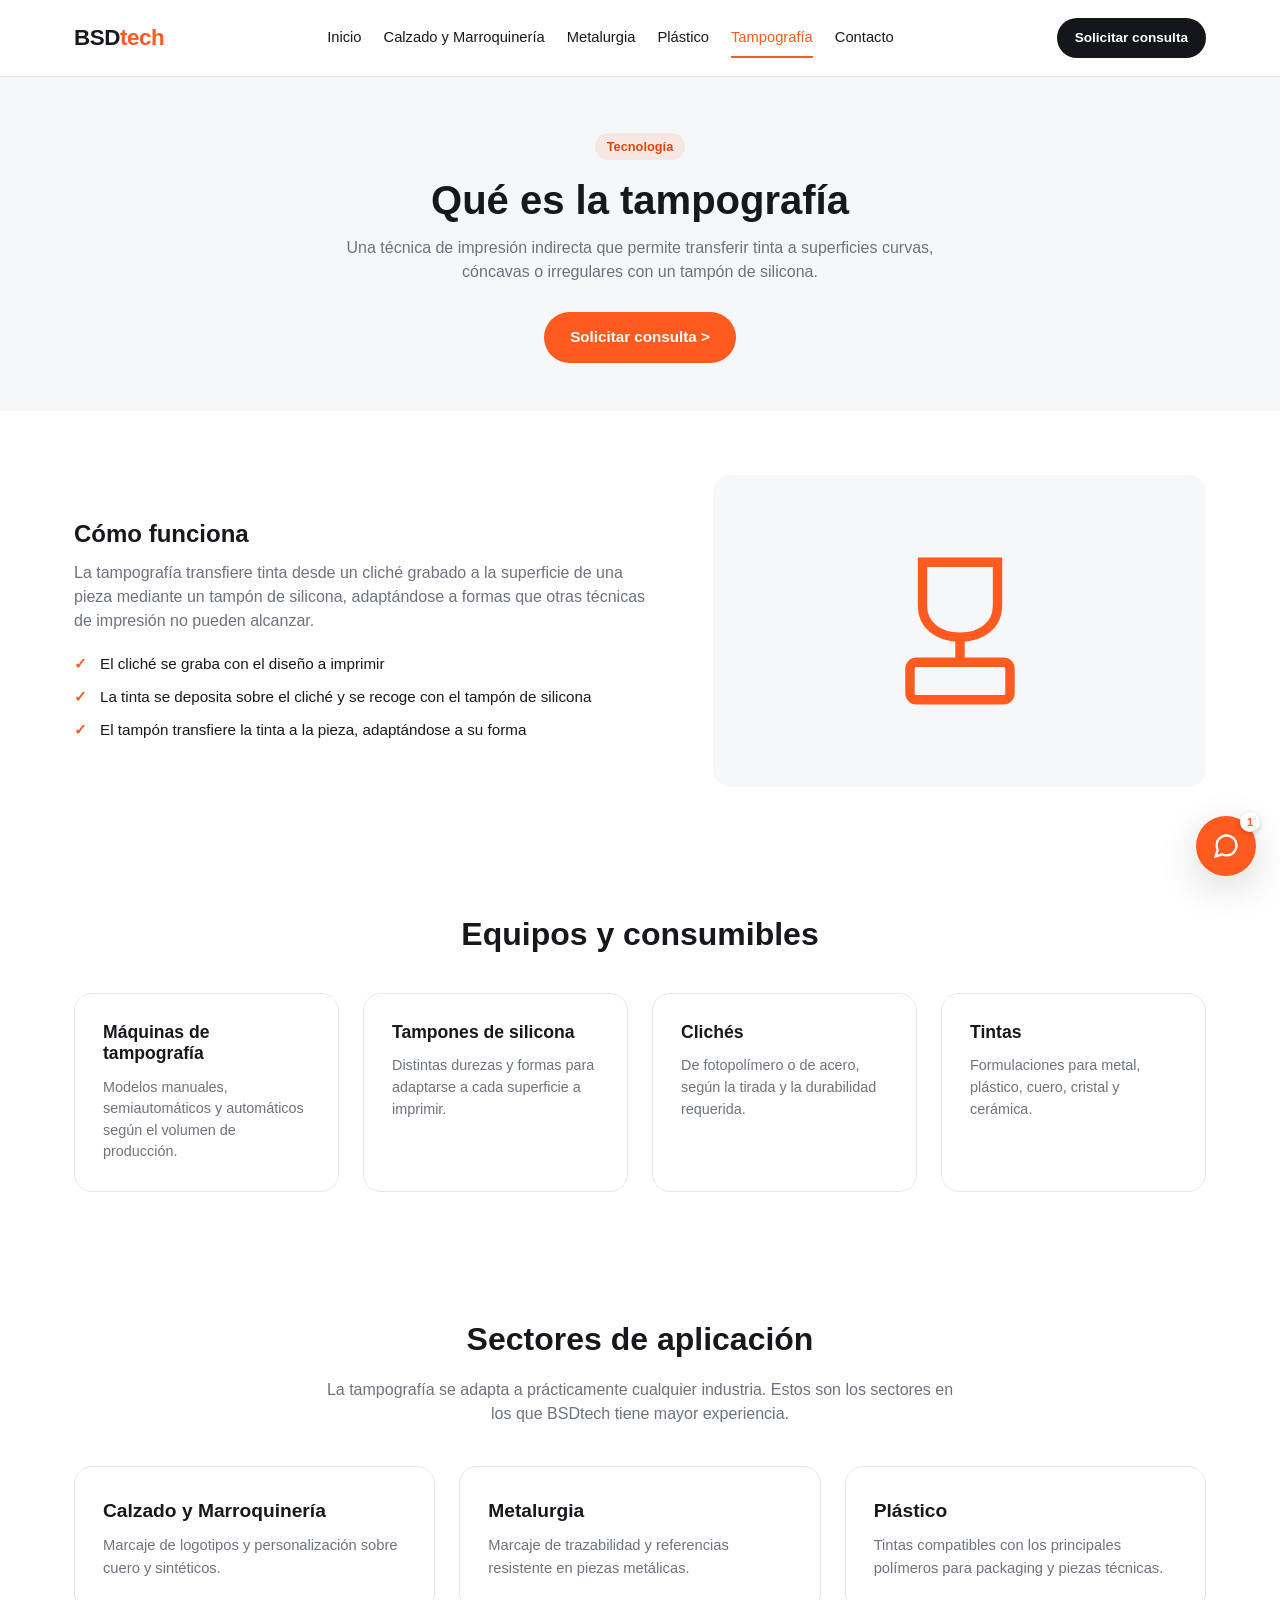
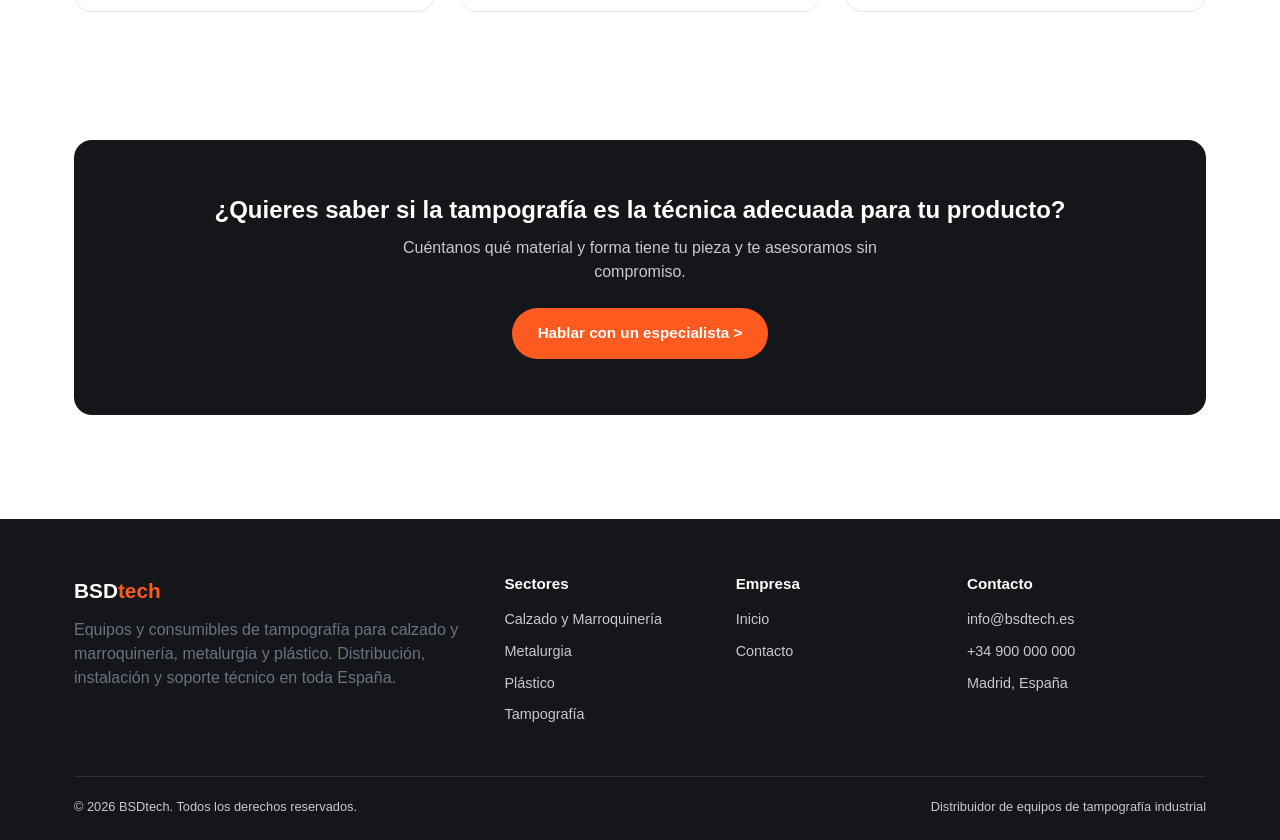
<file: tampografia.html>
<!DOCTYPE html>
<html lang="es">
<head>
  <meta charset="UTF-8" />
  <meta name="viewport" content="width=device-width, initial-scale=1.0" />
  <title>Tampografía — BSDtech</title>
  <meta name="description" content="Qué es la tampografía: máquinas, tampones, clichés y tintas para marcar prácticamente cualquier superficie. Tecnología y equipos de BSDtech." />
  <link rel="icon" href="assets/favicon.svg" type="image/svg+xml" />
  <link rel="stylesheet" href="css/style.css" />
</head>
<body>

  <header class="site-header">
    <div class="container">
      <a class="logo" href="index.html">BSD<span>tech</span></a>
      <nav class="nav-menu">
        <a href="index.html" data-page="index.html">Inicio</a>
        <a href="calzado-marroquineria.html" data-page="calzado-marroquineria.html">Calzado y Marroquinería</a>
        <a href="metalurgia.html" data-page="metalurgia.html">Metalurgia</a>
        <a href="plastico.html" data-page="plastico.html">Plástico</a>
        <a href="tampografia.html" data-page="tampografia.html">Tampografía</a>
        <a href="contacto.html" data-page="contacto.html">Contacto</a>
      </nav>
      <div class="header-actions">
        <a class="btn btn-dark btn-small" href="contacto.html">Solicitar consulta</a>
        <button class="nav-toggle" aria-label="Abrir menú" aria-expanded="false">
          <span></span><span></span><span></span>
        </button>
      </div>
    </div>
  </header>

  <main>

    <section class="page-header">
      <div class="container">
        <span class="tag">Tecnología</span>
        <h1>Qué es la tampografía</h1>
        <p class="lead">Una técnica de impresión indirecta que permite transferir tinta a superficies curvas, cóncavas o irregulares con un tampón de silicona.</p>
        <a class="btn btn-primary" href="contacto.html?sector=tampografia">Solicitar consulta &gt;</a>
      </div>
    </section>

    <section>
      <div class="container sector-intro">
        <div class="sector-intro-text">
          <h2>Cómo funciona</h2>
          <p>La tampografía transfiere tinta desde un cliché grabado a la superficie de una pieza mediante un tampón de silicona, adaptándose a formas que otras técnicas de impresión no pueden alcanzar.</p>
          <ul>
            <li>El cliché se graba con el diseño a imprimir</li>
            <li>La tinta se deposita sobre el cliché y se recoge con el tampón de silicona</li>
            <li>El tampón transfiere la tinta a la pieza, adaptándose a su forma</li>
          </ul>
        </div>
        <div class="sector-intro-visual">
          <svg class="sector-icon" viewBox="0 0 64 64" fill="none" xmlns="http://www.w3.org/2000/svg">
            <path d="M20 10 H44 V24 C44 30 39 34 32 34 C25 34 20 30 20 24 Z" stroke="currentColor" stroke-width="3"/>
            <rect x="16" y="42" width="32" height="12" rx="2" stroke="currentColor" stroke-width="3"/>
            <path d="M32 34 V42" stroke="currentColor" stroke-width="3"/>
          </svg>
        </div>
      </div>
    </section>

    <section>
      <div class="container">
        <h2 class="section-title">Equipos y consumibles</h2>
        <div class="feature-grid">
          <div class="feature-card">
            <h3>Máquinas de tampografía</h3>
            <p>Modelos manuales, semiautomáticos y automáticos según el volumen de producción.</p>
          </div>
          <div class="feature-card">
            <h3>Tampones de silicona</h3>
            <p>Distintas durezas y formas para adaptarse a cada superficie a imprimir.</p>
          </div>
          <div class="feature-card">
            <h3>Clichés</h3>
            <p>De fotopolímero o de acero, según la tirada y la durabilidad requerida.</p>
          </div>
          <div class="feature-card">
            <h3>Tintas</h3>
            <p>Formulaciones para metal, plástico, cuero, cristal y cerámica.</p>
          </div>
        </div>
      </div>
    </section>

    <section>
      <div class="container">
        <h2 class="section-title">Sectores de aplicación</h2>
        <p class="section-lead">La tampografía se adapta a prácticamente cualquier industria. Estos son los sectores en los que BSDtech tiene mayor experiencia.</p>
        <div class="sector-grid">
          <a class="sector-card" href="calzado-marroquineria.html">
            <h3>Calzado y Marroquinería</h3>
            <p>Marcaje de logotipos y personalización sobre cuero y sintéticos.</p>
          </a>
          <a class="sector-card" href="metalurgia.html">
            <h3>Metalurgia</h3>
            <p>Marcaje de trazabilidad y referencias resistente en piezas metálicas.</p>
          </a>
          <a class="sector-card" href="plastico.html">
            <h3>Plástico</h3>
            <p>Tintas compatibles con los principales polímeros para packaging y piezas técnicas.</p>
          </a>
        </div>
      </div>
    </section>

    <section>
      <div class="container">
        <div class="cta-banner">
          <h2>¿Quieres saber si la tampografía es la técnica adecuada para tu producto?</h2>
          <p>Cuéntanos qué material y forma tiene tu pieza y te asesoramos sin compromiso.</p>
          <a class="btn btn-primary" href="contacto.html?sector=tampografia">Hablar con un especialista &gt;</a>
        </div>
      </div>
    </section>

  </main>

  <footer class="site-footer">
    <div class="container">
      <div class="footer-grid">
        <div>
          <div class="footer-logo">BSD<span>tech</span></div>
          <p>Equipos y consumibles de tampografía para calzado y marroquinería, metalurgia y plástico. Distribución, instalación y soporte técnico en toda España.</p>
        </div>
        <div>
          <h4>Sectores</h4>
          <ul>
            <li><a href="calzado-marroquineria.html">Calzado y Marroquinería</a></li>
            <li><a href="metalurgia.html">Metalurgia</a></li>
            <li><a href="plastico.html">Plástico</a></li>
            <li><a href="tampografia.html">Tampografía</a></li>
          </ul>
        </div>
        <div>
          <h4>Empresa</h4>
          <ul>
            <li><a href="index.html">Inicio</a></li>
            <li><a href="contacto.html">Contacto</a></li>
          </ul>
        </div>
        <div>
          <h4>Contacto</h4>
          <ul>
            <li>info@bsdtech.es</li>
            <li>+34 900 000 000</li>
            <li>Madrid, España</li>
          </ul>
        </div>
      </div>
      <div class="footer-bottom">
        <span>&copy; <span id="footer-year"></span> BSDtech. Todos los derechos reservados.</span>
        <span>Distribuidor de equipos de tampografía industrial</span>
      </div>
    </div>
  </footer>

  <div class="chat-widget" id="chat-widget">
    <button class="chat-bubble" aria-expanded="false" aria-label="Abrir chat">
      <svg viewBox="0 0 24 24" fill="none" stroke="currentColor" stroke-width="2"><path d="M21 11.5a8.38 8.38 0 0 1-.9 3.8 8.5 8.5 0 0 1-7.6 4.7 8.38 8.38 0 0 1-3.8-.9L3 21l1.9-5.7a8.38 8.38 0 0 1-.9-3.8 8.5 8.5 0 0 1 4.7-7.6 8.38 8.38 0 0 1 3.8-.9h.5a8.48 8.48 0 0 1 8 8v.5z"/></svg>
      <span class="chat-badge">1</span>
    </button>
    <div class="chat-panel">
      <div class="chat-panel-header">
        <div>
          <strong>BSDtech</strong>
          <span>¡Estamos a su disposición para ayudarle!</span>
        </div>
        <button class="chat-close" aria-label="Cerrar chat">&times;</button>
      </div>
      <div class="chat-messages">
        <div class="chat-msg chat-msg-bot">Hola, bienvenido a BSDtech. ¿En qué podemos ayudarte hoy?</div>
      </div>
      <div class="chat-quick-replies">
        <button class="chat-quick-reply">Precio</button>
        <button class="chat-quick-reply">Cómo funciona</button>
        <button class="chat-quick-reply">Contacto</button>
      </div>
      <form class="chat-form">
        <input class="chat-input" type="text" placeholder="Escribe tu mensaje..." aria-label="Mensaje" />
        <button type="submit">Enviar</button>
      </form>
    </div>
  </div>

  <script src="js/main.js"></script>
</body>
</html>
</file>
<file: css/style.css>
/* =========================================================
   BSDtech — hoja de estilos principal
   ========================================================= */

:root {
  --color-bg: #ffffff;
  --color-surface: #f6f7f9;
  --color-text: #17181c;
  --color-muted: #6b7280;
  --color-border: #e5e7eb;
  --color-primary: #ff5a1f;
  --color-primary-dark: #e0470f;
  --color-dark: #14161a;
  --color-dark-soft: #24262c;
  --radius: 10px;
  --radius-lg: 18px;
  --shadow: 0 4px 24px rgba(20, 22, 26, 0.08);
  --shadow-lg: 0 12px 40px rgba(20, 22, 26, 0.16);
  --max-width: 1180px;
  --font: "Helvetica Neue", Arial, "Segoe UI", sans-serif;
}

* {
  box-sizing: border-box;
}

html {
  scroll-behavior: smooth;
}

body {
  margin: 0;
  font-family: var(--font);
  color: var(--color-text);
  background: var(--color-bg);
  line-height: 1.5;
}

img,
svg {
  max-width: 100%;
  display: block;
}

a {
  color: inherit;
  text-decoration: none;
}

ul {
  list-style: none;
  margin: 0;
  padding: 0;
}

.container {
  max-width: var(--max-width);
  margin: 0 auto;
  padding: 0 24px;
}

section {
  padding: 64px 0;
}

h1, h2, h3, h4 {
  margin: 0 0 12px;
  line-height: 1.2;
}

p {
  margin: 0 0 12px;
  color: var(--color-muted);
}

.section-title {
  font-size: 2rem;
  text-align: center;
  margin-bottom: 40px;
}

.section-lead {
  text-align: center;
  max-width: 640px;
  margin: -20px auto 40px;
}

.tag {
  display: inline-block;
  background: rgba(255, 90, 31, 0.1);
  color: var(--color-primary-dark);
  font-size: 0.8rem;
  font-weight: 600;
  padding: 4px 12px;
  border-radius: 999px;
  margin-bottom: 12px;
}

/* ---------- Buttons ---------- */

.btn {
  display: inline-flex;
  align-items: center;
  gap: 6px;
  padding: 12px 24px;
  border-radius: 999px;
  font-weight: 600;
  font-size: 0.95rem;
  border: 2px solid transparent;
  cursor: pointer;
  transition: transform 0.15s ease, box-shadow 0.15s ease, background 0.15s ease;
}

.btn:hover {
  transform: translateY(-1px);
}

.btn-primary {
  background: var(--color-primary);
  color: #fff;
}

.btn-primary:hover {
  background: var(--color-primary-dark);
  box-shadow: var(--shadow);
}

.btn-dark {
  background: var(--color-dark);
  color: #fff;
}

.btn-dark:hover {
  background: #000;
}

.btn-outline {
  background: transparent;
  border-color: var(--color-text);
  color: var(--color-text);
}

.btn-outline:hover {
  background: var(--color-text);
  color: #fff;
}

.btn-small {
  padding: 8px 16px;
  font-size: 0.85rem;
}

/* ---------- Header ---------- */

.site-header {
  position: sticky;
  top: 0;
  z-index: 100;
  background: rgba(255, 255, 255, 0.92);
  backdrop-filter: blur(8px);
  border-bottom: 1px solid var(--color-border);
}

.site-header .container {
  display: flex;
  align-items: center;
  justify-content: space-between;
  height: 76px;
  gap: 16px;
}

.logo {
  font-size: 1.4rem;
  font-weight: 800;
  letter-spacing: -0.02em;
  flex: none;
}

.logo span {
  color: var(--color-primary);
}

.nav-menu {
  display: flex;
  gap: 22px;
  align-items: center;
  flex-wrap: nowrap;
}

.nav-menu a {
  font-weight: 500;
  font-size: 0.92rem;
  padding: 8px 0;
  border-bottom: 2px solid transparent;
  white-space: nowrap;
  transition: border-color 0.15s ease, color 0.15s ease;
}

.nav-menu a:hover,
.nav-menu a.is-active {
  color: var(--color-primary);
  border-color: var(--color-primary);
}

.header-actions {
  display: flex;
  align-items: center;
  gap: 16px;
  flex: none;
}

.nav-toggle {
  display: none;
  flex-direction: column;
  gap: 5px;
  background: none;
  border: none;
  cursor: pointer;
  padding: 8px;
}

.nav-toggle span {
  width: 24px;
  height: 2px;
  background: var(--color-text);
  transition: transform 0.2s ease, opacity 0.2s ease;
}

.nav-toggle.is-active span:nth-child(1) {
  transform: translateY(7px) rotate(45deg);
}
.nav-toggle.is-active span:nth-child(2) {
  opacity: 0;
}
.nav-toggle.is-active span:nth-child(3) {
  transform: translateY(-7px) rotate(-45deg);
}

/* ---------- Hero (home) ---------- */

.hero {
  position: relative;
  overflow: hidden;
  background: linear-gradient(135deg, #fff 45%, #ffe4d6 100%);
  padding: 90px 0 60px;
  text-align: center;
}

.hero-eyebrow {
  color: var(--color-muted);
  font-size: 1rem;
  max-width: 720px;
  margin: 0 auto 8px;
}

.hero h1 {
  font-size: clamp(1.8rem, 4vw, 2.75rem);
  max-width: 900px;
  margin: 0 auto 28px;
}

.hero-stats {
  display: flex;
  justify-content: center;
  align-items: baseline;
  gap: 12px;
  font-size: clamp(4rem, 12vw, 7rem);
  font-weight: 800;
  letter-spacing: -0.03em;
  margin: 20px 0;
}

.hero-stats .stat-no {
  color: var(--color-text);
}

.hero-stats .stat-num {
  color: var(--color-primary);
}

.hero-substats {
  display: flex;
  justify-content: center;
  gap: 48px;
  flex-wrap: wrap;
  margin-top: 32px;
}

.hero-substats div {
  text-align: center;
}

.hero-substats strong {
  display: block;
  font-size: 1.8rem;
  color: var(--color-text);
}

.hero-substats span {
  color: var(--color-muted);
  font-size: 0.9rem;
}

/* ---------- Sector cards (home) ---------- */

.sector-grid {
  display: grid;
  grid-template-columns: repeat(auto-fit, minmax(240px, 1fr));
  gap: 24px;
}

.sector-card {
  display: block;
  background: #fff;
  border: 1px solid var(--color-border);
  border-radius: var(--radius-lg);
  padding: 32px 28px;
  transition: box-shadow 0.15s ease, transform 0.15s ease;
}

.sector-card:hover {
  box-shadow: var(--shadow-lg);
  transform: translateY(-3px);
}

.sector-card-icon {
  width: 52px;
  height: 52px;
  color: var(--color-primary);
  margin-bottom: 16px;
}

.sector-card h3 {
  font-size: 1.2rem;
}

.sector-card p {
  font-size: 0.92rem;
  margin-bottom: 0;
}

/* ---------- Feature grid (reused across all pages) ---------- */

.feature-grid {
  display: grid;
  grid-template-columns: repeat(auto-fit, minmax(240px, 1fr));
  gap: 24px;
}

.feature-card {
  padding: 28px;
  border: 1px solid var(--color-border);
  border-radius: var(--radius-lg);
  background: #fff;
}

.feature-card h3 {
  font-size: 1.1rem;
}

.feature-card p {
  font-size: 0.9rem;
  margin: 0;
}

/* ---------- CTA banner ---------- */

.cta-banner {
  background: var(--color-dark);
  color: #fff;
  text-align: center;
  border-radius: var(--radius-lg);
  padding: 56px 32px;
}

.cta-banner h2 {
  color: #fff;
}

.cta-banner p {
  color: #c7c9cf;
  max-width: 560px;
  margin: 0 auto 24px;
}

/* ---------- Footer ---------- */

.site-footer {
  background: var(--color-dark);
  color: #c7c9cf;
  padding: 56px 0 24px;
  margin-top: 40px;
}

.footer-grid {
  display: grid;
  grid-template-columns: 2fr 1fr 1fr 1.2fr;
  gap: 32px;
  margin-bottom: 40px;
}

.footer-grid h4 {
  color: #fff;
  font-size: 0.95rem;
  margin-bottom: 16px;
}

.footer-grid ul li {
  margin-bottom: 10px;
  font-size: 0.9rem;
}

.footer-grid a:hover {
  color: var(--color-primary);
}

.footer-logo {
  font-size: 1.3rem;
  font-weight: 800;
  color: #fff;
  margin-bottom: 12px;
}

.footer-logo span {
  color: var(--color-primary);
}

.footer-bottom {
  border-top: 1px solid rgba(255, 255, 255, 0.1);
  padding-top: 20px;
  display: flex;
  justify-content: space-between;
  flex-wrap: wrap;
  gap: 8px;
  font-size: 0.8rem;
}

/* ---------- Sector pages ---------- */

.page-header {
  padding: 56px 0 48px;
  text-align: center;
  background: var(--color-surface);
}

.page-header .tag {
  margin-bottom: 16px;
}

.page-header h1 {
  font-size: clamp(1.8rem, 3.5vw, 2.5rem);
  max-width: 760px;
  margin-left: auto;
  margin-right: auto;
}

.page-header .lead {
  max-width: 640px;
  margin: 0 auto 28px;
}

.sector-intro {
  display: grid;
  grid-template-columns: 1.2fr 1fr;
  gap: 48px;
  align-items: center;
}

.sector-intro-visual {
  background: var(--color-surface);
  border-radius: var(--radius-lg);
  padding: 56px;
  display: flex;
  align-items: center;
  justify-content: center;
}

.sector-icon {
  width: 100%;
  max-width: 200px;
  color: var(--color-primary);
}

.sector-intro-text ul {
  margin-top: 20px;
  display: grid;
  gap: 10px;
}

.sector-intro-text li {
  font-size: 0.95rem;
  color: var(--color-text);
  padding-left: 26px;
  position: relative;
}

.sector-intro-text li::before {
  content: "\2713";
  color: var(--color-primary);
  font-weight: 700;
  position: absolute;
  left: 0;
}

/* ---------- Contact page ---------- */

.contact-layout {
  display: grid;
  grid-template-columns: 1fr 1fr;
  gap: 48px;
}

.contact-form {
  display: grid;
  gap: 16px;
}

.form-field {
  display: grid;
  gap: 6px;
}

.form-field label {
  font-size: 0.9rem;
  font-weight: 600;
}

.form-field input,
.form-field select,
.form-field textarea {
  border: 1px solid var(--color-border);
  border-radius: var(--radius);
  padding: 12px 14px;
  font-family: inherit;
  font-size: 0.95rem;
}

.form-field input:focus,
.form-field select:focus,
.form-field textarea:focus {
  outline: 2px solid var(--color-primary);
  outline-offset: 1px;
}

.contact-info ul {
  display: grid;
  gap: 20px;
  margin-top: 24px;
}

.contact-info li strong {
  display: block;
  color: var(--color-text);
  margin-bottom: 2px;
}

.contact-confirmation {
  background: var(--color-surface);
  border: 1px solid var(--color-border);
  border-radius: var(--radius);
  padding: 24px;
  font-weight: 600;
}

/* ---------- Chat widget ---------- */

.chat-widget {
  position: fixed;
  bottom: 24px;
  right: 24px;
  z-index: 200;
  font-family: var(--font);
}

.chat-bubble {
  position: relative;
  width: 60px;
  height: 60px;
  border-radius: 50%;
  background: var(--color-primary);
  color: #fff;
  border: none;
  cursor: pointer;
  box-shadow: var(--shadow-lg);
  display: flex;
  align-items: center;
  justify-content: center;
}

.chat-bubble svg {
  width: 28px;
  height: 28px;
}

.chat-badge {
  position: absolute;
  top: -4px;
  right: -4px;
  background: #fff;
  color: var(--color-primary);
  border-radius: 50%;
  width: 20px;
  height: 20px;
  font-size: 0.7rem;
  font-weight: 700;
  display: flex;
  align-items: center;
  justify-content: center;
  box-shadow: 0 2px 6px rgba(0, 0, 0, 0.2);
}

.chat-panel {
  position: absolute;
  bottom: 76px;
  right: 0;
  width: 320px;
  max-height: 460px;
  background: #fff;
  border-radius: var(--radius-lg);
  box-shadow: var(--shadow-lg);
  display: flex;
  flex-direction: column;
  overflow: hidden;
  opacity: 0;
  transform: translateY(12px) scale(0.98);
  pointer-events: none;
  transition: opacity 0.15s ease, transform 0.15s ease;
}

.chat-panel.is-open {
  opacity: 1;
  transform: translateY(0) scale(1);
  pointer-events: auto;
}

.chat-panel-header {
  background: var(--color-primary);
  color: #fff;
  padding: 18px 20px;
  display: flex;
  justify-content: space-between;
  align-items: center;
}

.chat-panel-header strong {
  display: block;
  font-size: 1rem;
}

.chat-panel-header span {
  font-size: 0.8rem;
  opacity: 0.9;
}

.chat-close {
  background: none;
  border: none;
  color: #fff;
  font-size: 1.3rem;
  cursor: pointer;
  line-height: 1;
}

.chat-messages {
  flex: 1;
  padding: 16px;
  overflow-y: auto;
  display: flex;
  flex-direction: column;
  gap: 10px;
  background: var(--color-surface);
  min-height: 160px;
  max-height: 240px;
}

.chat-msg {
  max-width: 85%;
  padding: 10px 14px;
  border-radius: 14px;
  font-size: 0.88rem;
}

.chat-msg-bot {
  background: #fff;
  border: 1px solid var(--color-border);
  align-self: flex-start;
  border-bottom-left-radius: 2px;
}

.chat-msg-user {
  background: var(--color-primary);
  color: #fff;
  align-self: flex-end;
  border-bottom-right-radius: 2px;
}

.chat-quick-replies {
  display: flex;
  gap: 8px;
  flex-wrap: wrap;
  padding: 10px 16px;
  border-top: 1px solid var(--color-border);
}

.chat-quick-reply {
  border: 1px solid var(--color-border);
  background: #fff;
  border-radius: 999px;
  padding: 6px 12px;
  font-size: 0.78rem;
  cursor: pointer;
}

.chat-quick-reply:hover {
  border-color: var(--color-primary);
  color: var(--color-primary);
}

.chat-form {
  display: flex;
  border-top: 1px solid var(--color-border);
}

.chat-input {
  flex: 1;
  border: none;
  padding: 14px 16px;
  font-size: 0.9rem;
  font-family: inherit;
}

.chat-input:focus {
  outline: none;
}

.chat-form button {
  border: none;
  background: var(--color-primary);
  color: #fff;
  padding: 0 20px;
  cursor: pointer;
  font-weight: 700;
}

/* ---------- Responsive ---------- */

@media (max-width: 960px) {
  .nav-menu {
    gap: 16px;
  }

  .nav-menu a {
    font-size: 0.86rem;
  }
}

@media (max-width: 900px) {
  .sector-intro,
  .contact-layout {
    grid-template-columns: 1fr;
  }

  .footer-grid {
    grid-template-columns: repeat(2, 1fr);
  }
}

@media (max-width: 820px) {
  .nav-toggle {
    display: flex;
  }

  .nav-menu {
    position: absolute;
    top: 76px;
    left: 0;
    right: 0;
    background: #fff;
    border-bottom: 1px solid var(--color-border);
    flex-direction: column;
    align-items: flex-start;
    gap: 0;
    padding: 8px 24px 16px;
    display: none;
  }

  .nav-menu.is-open {
    display: flex;
  }

  .nav-menu a {
    width: 100%;
    padding: 12px 0;
    font-size: 0.95rem;
  }

  .hero {
    padding: 56px 0 40px;
  }

  .chat-panel {
    width: calc(100vw - 32px);
    right: -8px;
  }

  .footer-grid {
    grid-template-columns: 1fr;
  }
}
</file>
